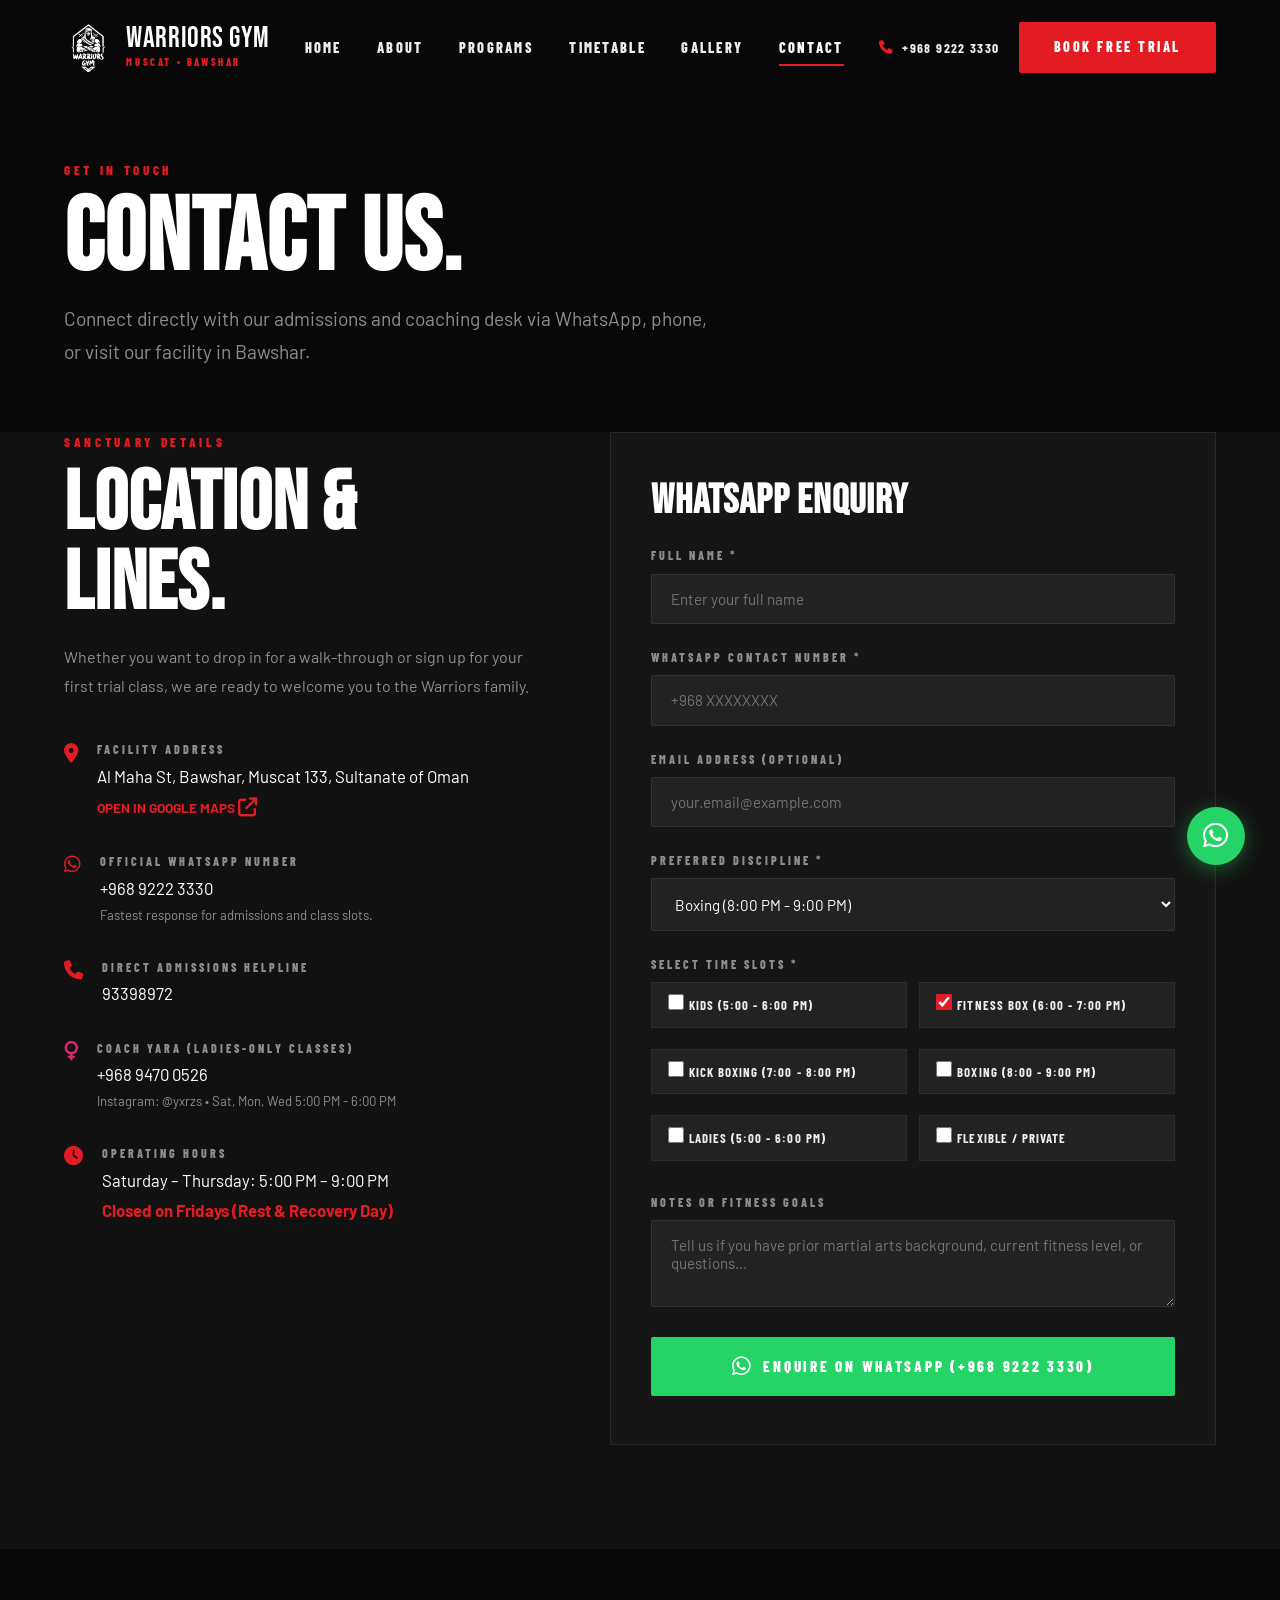
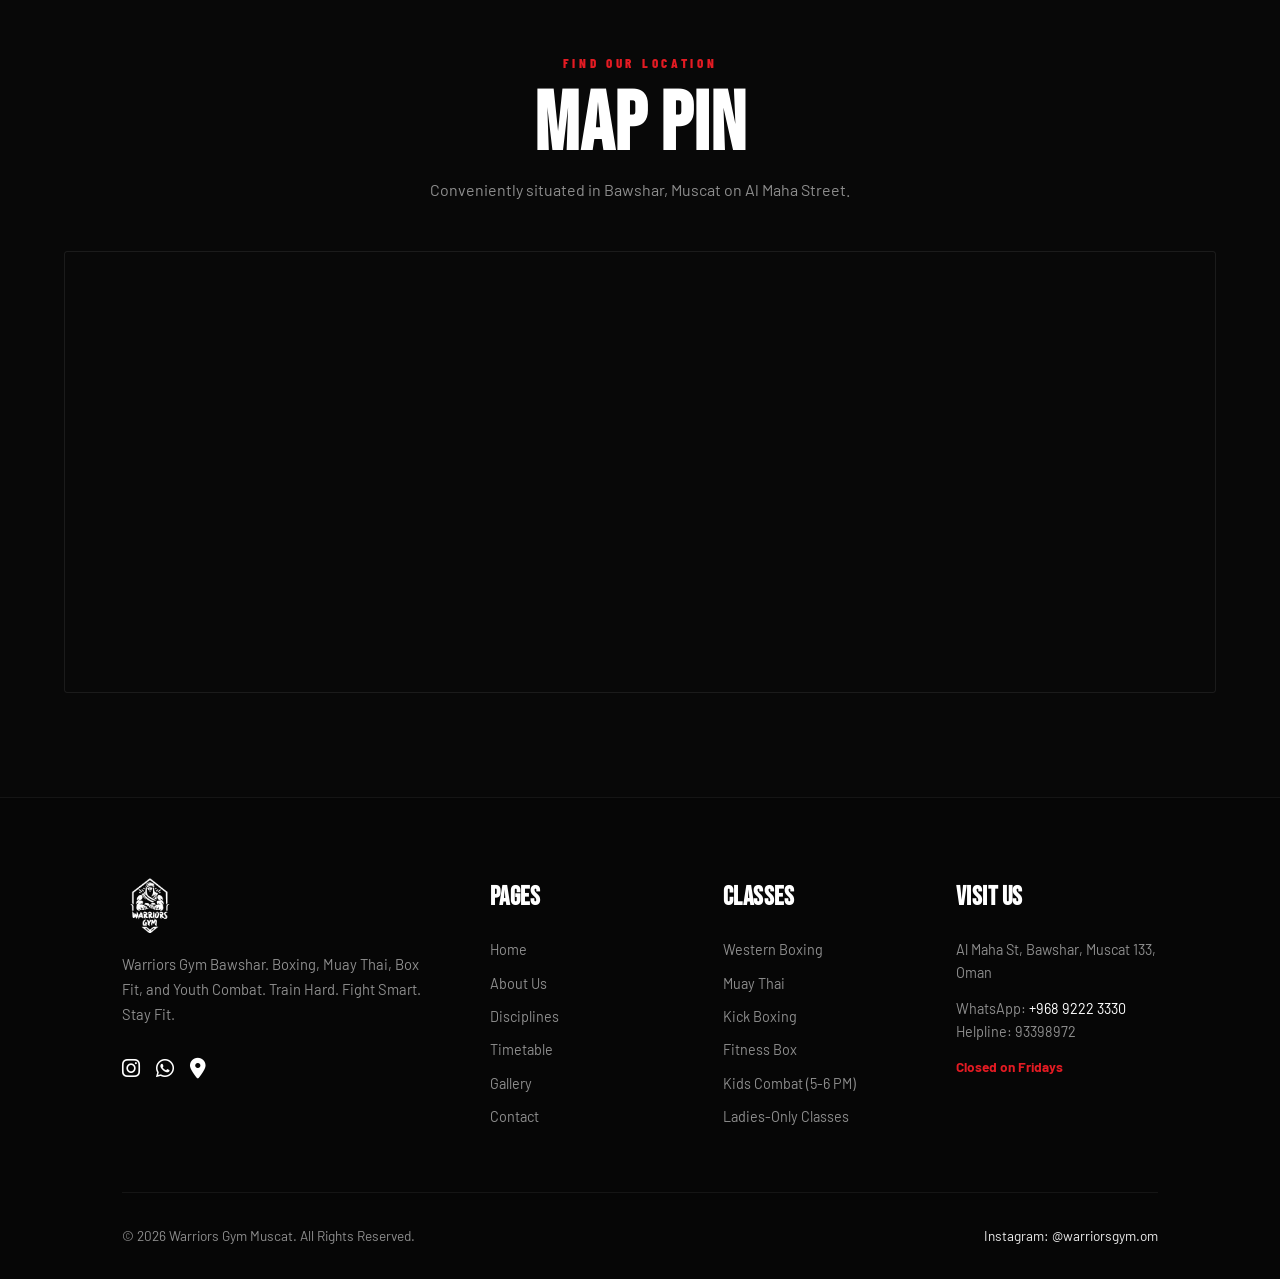
<file: contact.html>
<!DOCTYPE html>
<html lang="en">
<head>
  <meta charset="UTF-8" />
  <meta name="viewport" content="width=device-width, initial-scale=1.0, maximum-scale=5.0, viewport-fit=cover" />
  <title>Contact &amp; Location — Warriors Gym | Muscat, Bawshar</title>
  <meta name="description" content="Contact Warriors Gym in Bawshar, Muscat. WhatsApp enquiries, location address, operating hours, and membership trial bookings." />
  <link rel="stylesheet" href="https://cdnjs.cloudflare.com/ajax/libs/font-awesome/6.5.1/css/all.min.css" />
  <link rel="stylesheet" href="css/style.css" />
</head>
<body class="sec-black">

  <!-- Navbar -->
  <header class="navbar">
    <a href="index.html" class="nav-brand">
      <img src="logo.png" alt="Warriors Gym" class="nav-logo-img" />
      <div>
        <div class="nav-brand-title">WARRIORS GYM</div>
        <div class="nav-brand-sub">MUSCAT • BAWSHAR</div>
      </div>
    </a>

    <nav class="nav-links">
      <a href="index.html">HOME</a>
      <a href="about.html">ABOUT</a>
      <a href="programs.html">PROGRAMS</a>
      <a href="schedule.html">TIMETABLE</a>
      <a href="gallery.html">GALLERY</a>
      <a href="contact.html" class="active">CONTACT</a>
    </nav>

    <div class="nav-actions">
      <a href="https://wa.me/96892223330" target="_blank" rel="noopener" class="nav-phone-link">
        <i class="fa-solid fa-phone" style="color: var(--red);"></i> +968 9222 3330
      </a>
      <a href="contact.html" class="btn btn-red">BOOK FREE TRIAL</a>
    </div>

    <div class="hamburger" aria-label="Toggle Navigation">
      <span></span>
      <span></span>
      <span></span>
    </div>
  </header>

  <!-- Mobile Overlay -->
  <div class="mobile-overlay">
    <a href="index.html">HOME</a>
    <a href="about.html">ABOUT</a>
    <a href="programs.html">PROGRAMS</a>
    <a href="schedule.html">TIMETABLE</a>
    <a href="gallery.html">GALLERY</a>
    <a href="contact.html" class="active">CONTACT</a>
  </div>

  <!-- Inner Hero -->
  <section class="sec-pad sec-black" style="padding-top: 10rem; padding-bottom: 4rem;">
    <div class="container">
      <span class="label-eyebrow">GET IN TOUCH</span>
      <h1 class="heading-hero" style="font-size: clamp(3.5rem, 8vw, 7rem);">CONTACT US.</h1>
      <p style="font-size: 1.2rem; color: var(--text-muted); max-width: 650px; margin-top: 1rem; line-height: 1.7;">
        Connect directly with our admissions and coaching desk via WhatsApp, phone, or visit our facility in Bawshar.
      </p>
    </div>
  </section>

  <!-- Contact Form & Info Grid -->
  <section class="sec-pad sec-dark-1" style="padding-top: 0;">
    <div class="container">
      <div class="contact-grid">
        <div class="contact-info-col">
          <span class="label-eyebrow">SANCTUARY DETAILS</span>
          <h2 class="heading-section" style="margin-bottom: 1.2rem;">LOCATION &amp; LINES.</h2>
          <p style="color: var(--text-muted); line-height: 1.8; margin-bottom: 2.5rem;">
            Whether you want to drop in for a walk-through or sign up for your first trial class, we are ready to welcome you to the Warriors family.
          </p>

          <div class="contact-item-row">
            <i class="fa-solid fa-location-dot"></i>
            <div>
              <h5>FACILITY ADDRESS</h5>
              <p>Al Maha St, Bawshar, Muscat 133, Sultanate of Oman</p>
              <a href="https://www.google.com/maps?q=Warriors+Gym,+Al+Maha+St,+Muscat+133" target="_blank" rel="noopener" style="color: var(--red); font-size: 0.85rem; font-weight: 700; text-transform: uppercase; display: inline-block; margin-top: 0.3rem;">
                Open in Google Maps <i class="fa-solid fa-arrow-up-right-from-square"></i>
              </a>
            </div>
          </div>

          <div class="contact-item-row">
            <i class="fa-brands fa-whatsapp"></i>
            <div>
              <h5>OFFICIAL WHATSAPP NUMBER</h5>
              <p><a href="https://wa.me/96892223330" target="_blank">+968 9222 3330</a></p>
              <p style="font-size: 0.82rem; color: var(--text-muted); margin-top: 0.2rem;">Fastest response for admissions and class slots.</p>
            </div>
          </div>

          <div class="contact-item-row">
            <i class="fa-solid fa-phone"></i>
            <div>
              <h5>DIRECT ADMISSIONS HELPLINE</h5>
              <p><a href="tel:93398972">93398972</a></p>
            </div>
          </div>

          <div class="contact-item-row">
            <i class="fa-solid fa-venus" style="color: #E02475;"></i>
            <div>
              <h5>COACH YARA (LADIES-ONLY CLASSES)</h5>
              <p><a href="https://wa.me/96894700526" target="_blank">+968 9470 0526</a></p>
              <p style="font-size: 0.82rem; color: var(--text-muted); margin-top: 0.2rem;">Instagram: @yxrzs • Sat, Mon, Wed 5:00 PM - 6:00 PM</p>
            </div>
          </div>

          <div class="contact-item-row">
            <i class="fa-solid fa-clock"></i>
            <div>
              <h5>OPERATING HOURS</h5>
              <p>Saturday – Thursday: 5:00 PM – 9:00 PM</p>
              <p style="color: var(--red); font-weight: 700; margin-top: 0.2rem;">Closed on Fridays (Rest &amp; Recovery Day)</p>
            </div>
          </div>
        </div>

        <div class="enquiry-box">
          <h3 class="heading-card" style="margin-bottom: 1.5rem;">WHATSAPP ENQUIRY</h3>
          <form id="whatsappEnquiryForm">
            <div class="form-group">
              <label for="clientName">Full Name *</label>
              <input type="text" id="clientName" placeholder="Enter your full name" required />
            </div>

            <div class="form-group">
              <label for="clientPhone">WhatsApp Contact Number *</label>
              <input type="tel" id="clientPhone" placeholder="+968 XXXXXXXX" required />
            </div>

            <div class="form-group">
              <label for="clientEmail">Email Address (Optional)</label>
              <input type="email" id="clientEmail" placeholder="your.email@example.com" />
            </div>

            <div class="form-group">
              <label for="clientProgram">Preferred Discipline *</label>
              <select id="clientProgram" required>
                <option value="Boxing (8:00 PM - 9:00 PM)">Boxing (8:00 PM - 9:00 PM)</option>
                <option value="Kick Boxing (7:00 PM - 8:00 PM)">Kick Boxing (7:00 PM - 8:00 PM)</option>
                <option value="Fitness Box (6:00 PM - 7:00 PM)">Fitness Box / Box Fit (6:00 PM - 7:00 PM)</option>
                <option value="Kids Combat (5:00 PM - 6:00 PM)">Kids Combat (5:00 PM - 6:00 PM)</option>
                <option value="Ladies-Only Class with Coach Yara">Ladies-Only with Coach Yara (Sat, Mon, Wed 5PM-6PM)</option>
                <option value="Muay Thai Training">Muay Thai Training</option>
                <option value="Pro Fighter Camp Preparation">Pro Fighter Camp Preparation</option>
              </select>
            </div>

            <div class="form-group">
              <label>Select Time Slots *</label>
              <div class="slots-grid">
                <label class="slot-check">
                  <input type="checkbox" name="timeSlot" value="Kids 5PM-6PM" />
                  <span>Kids (5:00 - 6:00 PM)</span>
                </label>
                <label class="slot-check">
                  <input type="checkbox" name="timeSlot" value="Fitness Box 6PM-7PM" checked />
                  <span>Fitness Box (6:00 - 7:00 PM)</span>
                </label>
                <label class="slot-check">
                  <input type="checkbox" name="timeSlot" value="Kick Boxing 7PM-8PM" />
                  <span>Kick Boxing (7:00 - 8:00 PM)</span>
                </label>
                <label class="slot-check">
                  <input type="checkbox" name="timeSlot" value="Boxing 8PM-9PM" />
                  <span>Boxing (8:00 - 9:00 PM)</span>
                </label>
                <label class="slot-check">
                  <input type="checkbox" name="timeSlot" value="Ladies Only 5PM-6PM" />
                  <span>Ladies (5:00 - 6:00 PM)</span>
                </label>
                <label class="slot-check">
                  <input type="checkbox" name="timeSlot" value="Flexible / Private Slot" />
                  <span>Flexible / Private</span>
                </label>
              </div>
            </div>

            <div class="form-group">
              <label for="clientNotes">Notes or Fitness Goals</label>
              <textarea id="clientNotes" rows="3" placeholder="Tell us if you have prior martial arts background, current fitness level, or questions..."></textarea>
            </div>

            <button type="submit" class="btn btn-wa" style="width: 100%; padding: 1.15rem; font-size: 0.95rem;">
              <i class="fa-brands fa-whatsapp" style="font-size: 1.35rem;"></i> ENQUIRE ON WHATSAPP (+968 9222 3330)
            </button>
          </form>
        </div>
      </div>
    </div>
  </section>

  <!-- Interactive Google Maps Location -->
  <section class="sec-pad sec-black">
    <div class="container">
      <div style="text-align: center; max-width: 600px; margin: 0 auto 3rem;">
        <span class="label-eyebrow" style="justify-content: center;">FIND OUR LOCATION</span>
        <h2 class="heading-section">MAP PIN</h2>
        <p style="color: var(--text-muted); margin-top: 0.8rem;">
          Conveniently situated in Bawshar, Muscat on Al Maha Street.
        </p>
      </div>

      <div style="border: 1px solid var(--border-dark); border-radius: 3px; overflow: hidden;">
        <iframe
          src="https://www.google.com/maps/embed?pb=!1m18!1m12!1m3!1d3656.764491745791!2d58.3976695!3d23.5768846!2m3!1f0!2f0!3f0!3m2!1i1024!2i768!4f13.1!3m3!1m2!1s0x3e91ffbe580b8563%3A0x64046f76660b2898!2sWarriors%20Gym!5e0!3m2!1sen!2som!4v1715600000000!5m2!1sen!2som"
          width="100%"
          height="440"
          style="border:0; display: block; filter: invert(90%) hue-rotate(180deg) contrast(1.1);"
          allowfullscreen=""
          loading="lazy"
          title="Warriors Gym Location">
        </iframe>
      </div>
    </div>
  </section>

  <!-- Footer -->
  <footer class="site-footer">
    <div class="container">
      <div class="footer-grid">
        <div class="footer-brand">
          <img src="logo.png" alt="Warriors Gym" class="footer-logo-img" />
          <p>
            Warriors Gym Bawshar. Boxing, Muay Thai, Box Fit, and Youth Combat. Train Hard. Fight Smart. Stay Fit.
          </p>
          <div style="display: flex; gap: 1rem; margin-top: 1.5rem;">
            <a href="https://www.instagram.com/warriorsgym.om?igsh=aHEzYzA1bW84bmli" target="_blank" rel="noopener" style="font-size: 1.3rem;"><i class="fa-brands fa-instagram"></i></a>
            <a href="https://wa.me/96892223330" target="_blank" rel="noopener" style="font-size: 1.3rem;"><i class="fa-brands fa-whatsapp"></i></a>
            <a href="https://www.google.com/maps?q=Warriors+Gym,+Al+Maha+St,+Muscat+133" target="_blank" rel="noopener" style="font-size: 1.3rem;"><i class="fa-solid fa-location-dot"></i></a>
          </div>
        </div>

        <div>
          <h4 class="footer-title">PAGES</h4>
          <div class="footer-links">
            <a href="index.html">Home</a>
            <a href="about.html">About Us</a>
            <a href="programs.html">Disciplines</a>
            <a href="schedule.html">Timetable</a>
            <a href="gallery.html">Gallery</a>
            <a href="contact.html">Contact</a>
          </div>
        </div>

        <div>
          <h4 class="footer-title">CLASSES</h4>
          <div class="footer-links">
            <a href="programs.html">Western Boxing</a>
            <a href="programs.html">Muay Thai</a>
            <a href="programs.html">Kick Boxing</a>
            <a href="programs.html">Fitness Box</a>
            <a href="programs.html">Kids Combat (5-6 PM)</a>
            <a href="programs.html">Ladies-Only Classes</a>
          </div>
        </div>

        <div>
          <h4 class="footer-title">VISIT US</h4>
          <p style="font-size: 0.9rem; color: var(--text-muted); line-height: 1.6; margin-bottom: 0.8rem;">
            Al Maha St, Bawshar, Muscat 133, Oman
          </p>
          <p style="font-size: 0.9rem; color: var(--text-muted); line-height: 1.6; margin-bottom: 0.8rem;">
            WhatsApp: <a href="https://wa.me/96892223330" target="_blank" style="color: var(--white);">+968 9222 3330</a><br>
            Helpline: 93398972
          </p>
          <p style="font-size: 0.85rem; color: var(--red); font-weight: 700;">
            Closed on Fridays
          </p>
        </div>
      </div>

      <div class="footer-bottom">
        <p>&copy; 2026 Warriors Gym Muscat. All Rights Reserved.</p>
        <p><a href="https://www.instagram.com/warriorsgym.om?igsh=aHEzYzA1bW84bmli" target="_blank">Instagram: @warriorsgym.om</a></p>
      </div>
    </div>
  </footer>

  <a href="https://wa.me/96892223330" target="_blank" rel="noopener" class="wa-float-btn" aria-label="Chat on WhatsApp">
    <i class="fa-brands fa-whatsapp"></i>
  </a>

  <script src="js/main.js"></script>
</body>
</html>
</file>
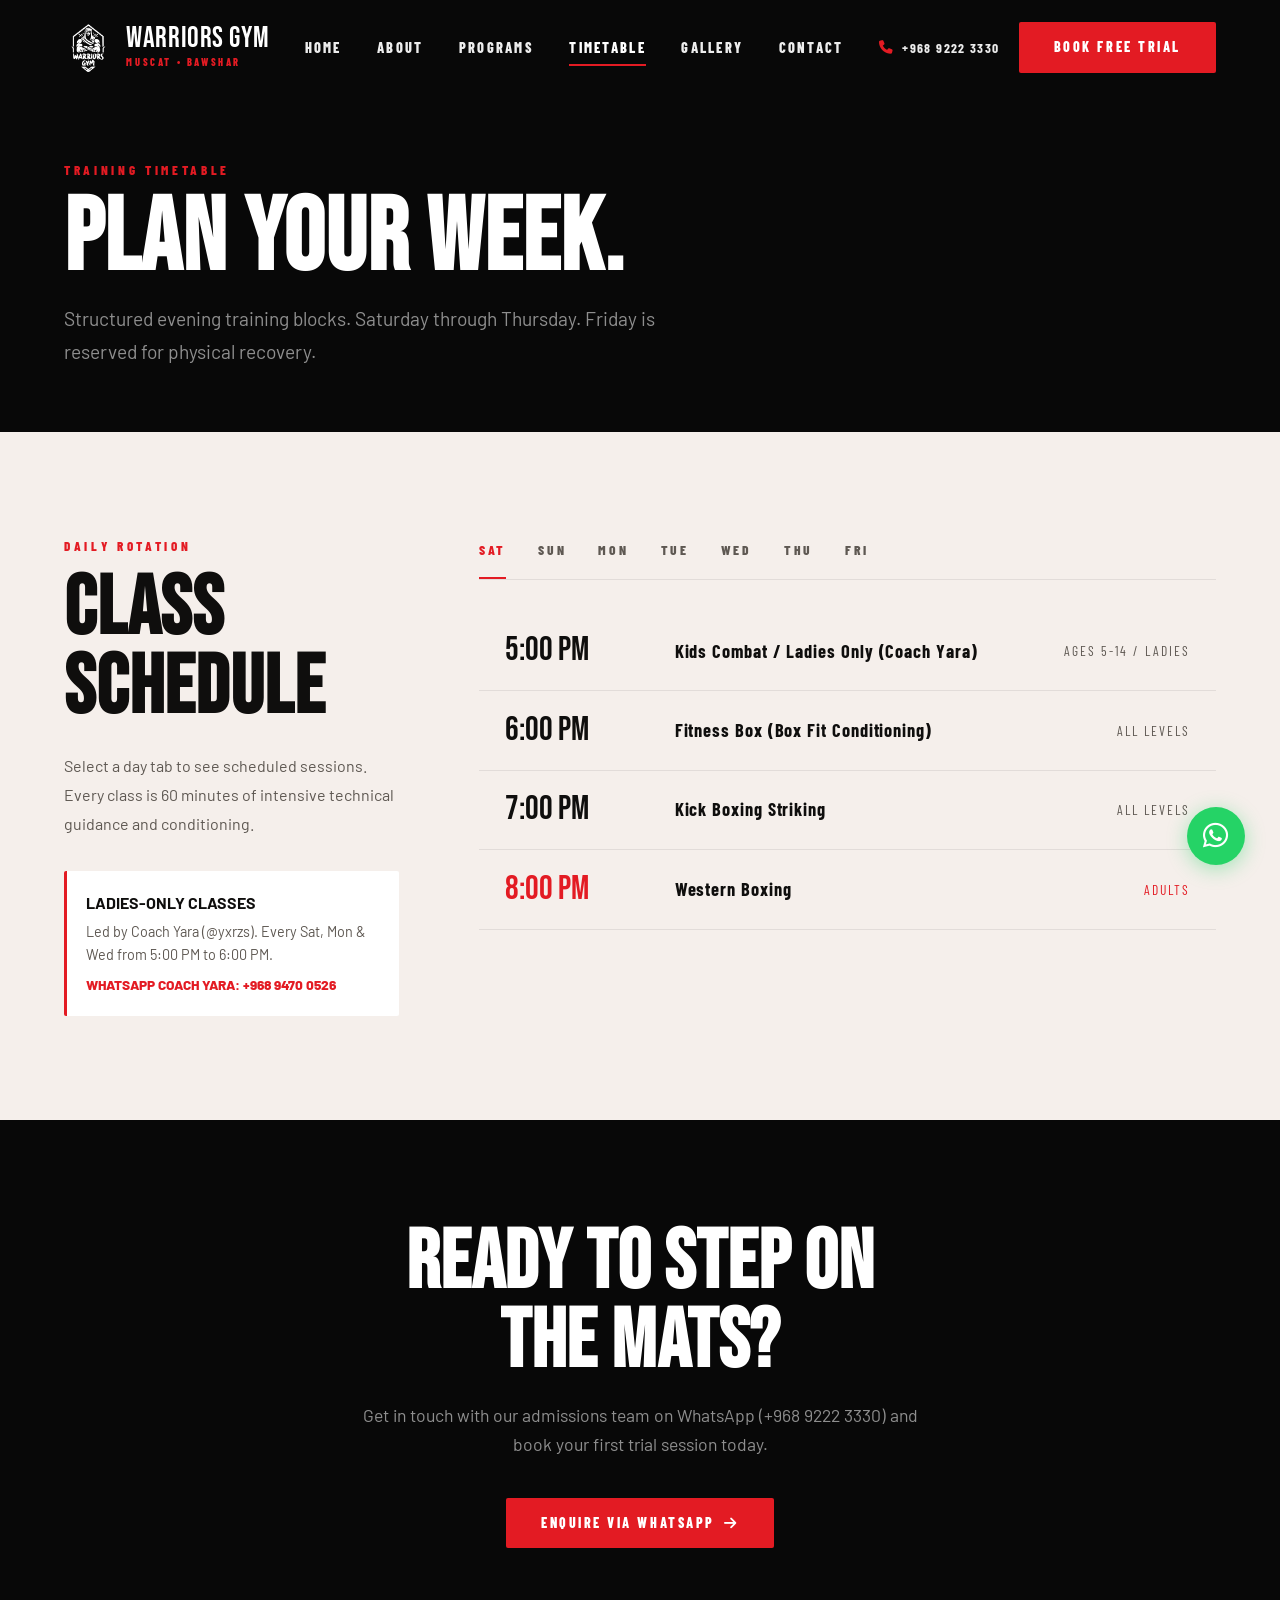
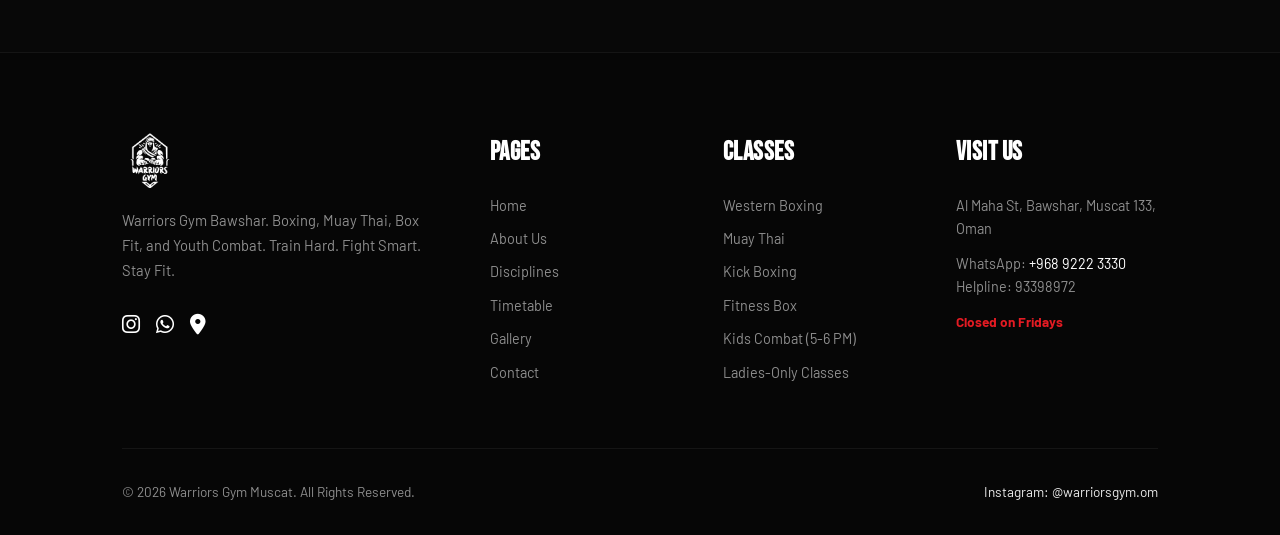
<file: schedule.html>
<!DOCTYPE html>
<html lang="en">
<head>
  <meta charset="UTF-8" />
  <meta name="viewport" content="width=device-width, initial-scale=1.0, maximum-scale=5.0, viewport-fit=cover" />
  <title>Timetable &amp; Schedule — Warriors Gym | Muscat, Bawshar</title>
  <meta name="description" content="Official schedule for Warriors Gym in Bawshar, Muscat. Evening classes from 5 PM to 9 PM Saturday to Thursday. Closed on Fridays." />
  <link rel="stylesheet" href="https://cdnjs.cloudflare.com/ajax/libs/font-awesome/6.5.1/css/all.min.css" />
  <link rel="stylesheet" href="css/style.css" />
</head>
<body class="sec-black">

  <!-- Navbar -->
  <header class="navbar">
    <a href="index.html" class="nav-brand">
      <img src="logo.png" alt="Warriors Gym" class="nav-logo-img" />
      <div>
        <div class="nav-brand-title">WARRIORS GYM</div>
        <div class="nav-brand-sub">MUSCAT • BAWSHAR</div>
      </div>
    </a>

    <nav class="nav-links">
      <a href="index.html">HOME</a>
      <a href="about.html">ABOUT</a>
      <a href="programs.html">PROGRAMS</a>
      <a href="schedule.html" class="active">TIMETABLE</a>
      <a href="gallery.html">GALLERY</a>
      <a href="contact.html">CONTACT</a>
    </nav>

    <div class="nav-actions">
      <a href="https://wa.me/96892223330" target="_blank" rel="noopener" class="nav-phone-link">
        <i class="fa-solid fa-phone" style="color: var(--red);"></i> +968 9222 3330
      </a>
      <a href="contact.html" class="btn btn-red">BOOK FREE TRIAL</a>
    </div>

    <div class="hamburger" aria-label="Toggle Navigation">
      <span></span>
      <span></span>
      <span></span>
    </div>
  </header>

  <!-- Mobile Overlay -->
  <div class="mobile-overlay">
    <a href="index.html">HOME</a>
    <a href="about.html">ABOUT</a>
    <a href="programs.html">PROGRAMS</a>
    <a href="schedule.html" class="active">TIMETABLE</a>
    <a href="gallery.html">GALLERY</a>
    <a href="contact.html">CONTACT</a>
  </div>

  <!-- Inner Hero -->
  <section class="sec-pad sec-black" style="padding-top: 10rem; padding-bottom: 4rem;">
    <div class="container">
      <span class="label-eyebrow">TRAINING TIMETABLE</span>
      <h1 class="heading-hero" style="font-size: clamp(3.5rem, 8vw, 7rem);">PLAN YOUR WEEK.</h1>
      <p style="font-size: 1.2rem; color: var(--text-muted); max-width: 650px; margin-top: 1rem; line-height: 1.7;">
        Structured evening training blocks. Saturday through Thursday. Friday is reserved for physical recovery.
      </p>
    </div>
  </section>

  <!-- Interactive Day Timetable (Reference Style: Screenshot 3) -->
  <section class="sec-pad sec-offwhite on-light">
    <div class="container">
      <div class="plan-week-wrap">
        <div class="plan-week-left">
          <span class="label-eyebrow">DAILY ROTATION</span>
          <h2 class="heading-section">CLASS SCHEDULE</h2>
          <p style="margin-top: 1.5rem; line-height: 1.8;">
            Select a day tab to see scheduled sessions. Every class is 60 minutes of intensive technical guidance and conditioning.
          </p>
          <div style="background: #fff; border-left: 3px solid var(--red); padding: 1.2rem; margin-top: 2rem; border-radius: 2px;">
            <p style="font-weight: 700; color: var(--text-dark); margin-bottom: 0.3rem;">LADIES-ONLY CLASSES</p>
            <p style="font-size: 0.9rem; color: var(--text-dark-muted);">Led by Coach Yara (@yxrzs). Every Sat, Mon &amp; Wed from 5:00 PM to 6:00 PM.</p>
            <a href="https://wa.me/96894700526" target="_blank" style="color: var(--red); font-size: 0.85rem; font-weight: 800; display: inline-block; margin-top: 0.5rem;">
              WHATSAPP COACH YARA: +968 9470 0526
            </a>
          </div>
        </div>

        <div class="plan-week-right">
          <!-- Day Tabs -->
          <div class="day-tabs-nav">
            <button class="day-tab-btn active" data-day="SAT">SAT</button>
            <button class="day-tab-btn" data-day="SUN">SUN</button>
            <button class="day-tab-btn" data-day="MON">MON</button>
            <button class="day-tab-btn" data-day="TUE">TUE</button>
            <button class="day-tab-btn" data-day="WED">WED</button>
            <button class="day-tab-btn" data-day="THU">THU</button>
            <button class="day-tab-btn" data-day="FRI">FRI</button>
          </div>

          <!-- Saturday -->
          <div class="schedule-rows-list schedule-day-content" data-day="SAT">
            <div class="sched-row">
              <div class="sched-time-title">
                <span class="sched-time">5:00 PM</span>
                <span class="sched-title">Kids Combat / Ladies Only (Coach Yara)</span>
              </div>
              <span class="sched-target">Ages 5-14 / Ladies</span>
            </div>
            <div class="sched-row">
              <div class="sched-time-title">
                <span class="sched-time">6:00 PM</span>
                <span class="sched-title">Fitness Box (Box Fit Conditioning)</span>
              </div>
              <span class="sched-target">All Levels</span>
            </div>
            <div class="sched-row">
              <div class="sched-time-title">
                <span class="sched-time">7:00 PM</span>
                <span class="sched-title">Kick Boxing Striking</span>
              </div>
              <span class="sched-target">All Levels</span>
            </div>
            <div class="sched-row highlight-slot">
              <div class="sched-time-title">
                <span class="sched-time">8:00 PM</span>
                <span class="sched-title">Western Boxing</span>
              </div>
              <span class="sched-target" style="color: var(--red);">Adults</span>
            </div>
          </div>

          <!-- Sunday -->
          <div class="schedule-rows-list schedule-day-content" data-day="SUN" style="display: none;">
            <div class="sched-row">
              <div class="sched-time-title">
                <span class="sched-time">5:00 PM</span>
                <span class="sched-title">Kids Combat</span>
              </div>
              <span class="sched-target">Ages 5-14</span>
            </div>
            <div class="sched-row">
              <div class="sched-time-title">
                <span class="sched-time">6:00 PM</span>
                <span class="sched-title">Fitness Box</span>
              </div>
              <span class="sched-target">Conditioning</span>
            </div>
            <div class="sched-row">
              <div class="sched-time-title">
                <span class="sched-time">7:00 PM</span>
                <span class="sched-title">Kick Boxing</span>
              </div>
              <span class="sched-target">All Levels</span>
            </div>
            <div class="sched-row highlight-slot">
              <div class="sched-time-title">
                <span class="sched-time">8:00 PM</span>
                <span class="sched-title">Western Boxing</span>
              </div>
              <span class="sched-target" style="color: var(--red);">Adults</span>
            </div>
          </div>

          <!-- Monday -->
          <div class="schedule-rows-list schedule-day-content" data-day="MON" style="display: none;">
            <div class="sched-row">
              <div class="sched-time-title">
                <span class="sched-time">5:00 PM</span>
                <span class="sched-title">Kids Combat / Ladies Only (Coach Yara)</span>
              </div>
              <span class="sched-target">Ages 5-14 / Ladies</span>
            </div>
            <div class="sched-row">
              <div class="sched-time-title">
                <span class="sched-time">6:00 PM</span>
                <span class="sched-title">Fitness Box</span>
              </div>
              <span class="sched-target">All Levels</span>
            </div>
            <div class="sched-row">
              <div class="sched-time-title">
                <span class="sched-time">7:00 PM</span>
                <span class="sched-title">Kick Boxing</span>
              </div>
              <span class="sched-target">All Levels</span>
            </div>
            <div class="sched-row highlight-slot">
              <div class="sched-time-title">
                <span class="sched-time">8:00 PM</span>
                <span class="sched-title">Boxing &amp; Sparring Drills</span>
              </div>
              <span class="sched-target" style="color: var(--red);">Adults</span>
            </div>
          </div>

          <!-- Tuesday -->
          <div class="schedule-rows-list schedule-day-content" data-day="TUE" style="display: none;">
            <div class="sched-row">
              <div class="sched-time-title">
                <span class="sched-time">5:00 PM</span>
                <span class="sched-title">Kids Combat</span>
              </div>
              <span class="sched-target">Ages 5-14</span>
            </div>
            <div class="sched-row">
              <div class="sched-time-title">
                <span class="sched-time">6:00 PM</span>
                <span class="sched-title">Fitness Box</span>
              </div>
              <span class="sched-target">Conditioning</span>
            </div>
            <div class="sched-row">
              <div class="sched-time-title">
                <span class="sched-time">7:00 PM</span>
                <span class="sched-title">Kick Boxing</span>
              </div>
              <span class="sched-target">All Levels</span>
            </div>
            <div class="sched-row highlight-slot">
              <div class="sched-time-title">
                <span class="sched-time">8:00 PM</span>
                <span class="sched-title">Western Boxing</span>
              </div>
              <span class="sched-target" style="color: var(--red);">Adults</span>
            </div>
          </div>

          <!-- Wednesday -->
          <div class="schedule-rows-list schedule-day-content" data-day="WED" style="display: none;">
            <div class="sched-row">
              <div class="sched-time-title">
                <span class="sched-time">5:00 PM</span>
                <span class="sched-title">Kids Combat / Ladies Only (Coach Yara)</span>
              </div>
              <span class="sched-target">Ages 5-14 / Ladies</span>
            </div>
            <div class="sched-row">
              <div class="sched-time-title">
                <span class="sched-time">6:00 PM</span>
                <span class="sched-title">Fitness Box</span>
              </div>
              <span class="sched-target">All Levels</span>
            </div>
            <div class="sched-row">
              <div class="sched-time-title">
                <span class="sched-time">7:00 PM</span>
                <span class="sched-title">Kick Boxing</span>
              </div>
              <span class="sched-target">All Levels</span>
            </div>
            <div class="sched-row highlight-slot">
              <div class="sched-time-title">
                <span class="sched-time">8:00 PM</span>
                <span class="sched-title">Western Boxing</span>
              </div>
              <span class="sched-target" style="color: var(--red);">Adults</span>
            </div>
          </div>

          <!-- Thursday -->
          <div class="schedule-rows-list schedule-day-content" data-day="THU" style="display: none;">
            <div class="sched-row">
              <div class="sched-time-title">
                <span class="sched-time">5:00 PM</span>
                <span class="sched-title">Kids Combat</span>
              </div>
              <span class="sched-target">Ages 5-14</span>
            </div>
            <div class="sched-row">
              <div class="sched-time-title">
                <span class="sched-time">6:00 PM</span>
                <span class="sched-title">Fitness Box</span>
              </div>
              <span class="sched-target">Conditioning</span>
            </div>
            <div class="sched-row">
              <div class="sched-time-title">
                <span class="sched-time">7:00 PM</span>
                <span class="sched-title">Kick Boxing</span>
              </div>
              <span class="sched-target">All Levels</span>
            </div>
            <div class="sched-row highlight-slot">
              <div class="sched-time-title">
                <span class="sched-time">8:00 PM</span>
                <span class="sched-title">Western Boxing</span>
              </div>
              <span class="sched-target" style="color: var(--red);">Adults</span>
            </div>
          </div>

          <!-- Friday -->
          <div class="schedule-rows-list schedule-day-content" data-day="FRI" style="display: none;">
            <div class="sched-row" style="padding: 3.5rem 1.6rem; text-align: center; flex-direction: column; gap: 0.8rem;">
              <span class="sched-time" style="color: var(--red);">CLOSED ON FRIDAYS</span>
              <p style="color: var(--text-dark-muted); max-width: 480px; margin: 0 auto;">
                Official sanctuary recovery day. Physical restoration so our fighters return stronger on Saturday.
              </p>
            </div>
          </div>
        </div>
      </div>
    </div>
  </section>

  <!-- CTA Banner -->
  <section class="sec-pad sec-black" style="text-align: center;">
    <div class="container" style="max-width: 700px;">
      <h2 class="heading-section">READY TO STEP ON THE MATS?</h2>
      <p style="color: var(--text-muted); font-size: 1.1rem; margin: 1.2rem 0 2.5rem;">
        Get in touch with our admissions team on WhatsApp (+968 9222 3330) and book your first trial session today.
      </p>
      <a href="contact.html" class="btn btn-red">ENQUIRE VIA WHATSAPP <i class="fa-solid fa-arrow-right"></i></a>
    </div>
  </section>

  <!-- Footer -->
  <footer class="site-footer">
    <div class="container">
      <div class="footer-grid">
        <div class="footer-brand">
          <img src="logo.png" alt="Warriors Gym" class="footer-logo-img" />
          <p>
            Warriors Gym Bawshar. Boxing, Muay Thai, Box Fit, and Youth Combat. Train Hard. Fight Smart. Stay Fit.
          </p>
          <div style="display: flex; gap: 1rem; margin-top: 1.5rem;">
            <a href="https://www.instagram.com/warriorsgym.om?igsh=aHEzYzA1bW84bmli" target="_blank" rel="noopener" style="font-size: 1.3rem;"><i class="fa-brands fa-instagram"></i></a>
            <a href="https://wa.me/96892223330" target="_blank" rel="noopener" style="font-size: 1.3rem;"><i class="fa-brands fa-whatsapp"></i></a>
            <a href="https://www.google.com/maps?q=Warriors+Gym,+Al+Maha+St,+Muscat+133" target="_blank" rel="noopener" style="font-size: 1.3rem;"><i class="fa-solid fa-location-dot"></i></a>
          </div>
        </div>

        <div>
          <h4 class="footer-title">PAGES</h4>
          <div class="footer-links">
            <a href="index.html">Home</a>
            <a href="about.html">About Us</a>
            <a href="programs.html">Disciplines</a>
            <a href="schedule.html">Timetable</a>
            <a href="gallery.html">Gallery</a>
            <a href="contact.html">Contact</a>
          </div>
        </div>

        <div>
          <h4 class="footer-title">CLASSES</h4>
          <div class="footer-links">
            <a href="programs.html">Western Boxing</a>
            <a href="programs.html">Muay Thai</a>
            <a href="programs.html">Kick Boxing</a>
            <a href="programs.html">Fitness Box</a>
            <a href="programs.html">Kids Combat (5-6 PM)</a>
            <a href="programs.html">Ladies-Only Classes</a>
          </div>
        </div>

        <div>
          <h4 class="footer-title">VISIT US</h4>
          <p style="font-size: 0.9rem; color: var(--text-muted); line-height: 1.6; margin-bottom: 0.8rem;">
            Al Maha St, Bawshar, Muscat 133, Oman
          </p>
          <p style="font-size: 0.9rem; color: var(--text-muted); line-height: 1.6; margin-bottom: 0.8rem;">
            WhatsApp: <a href="https://wa.me/96892223330" target="_blank" style="color: var(--white);">+968 9222 3330</a><br>
            Helpline: 93398972
          </p>
          <p style="font-size: 0.85rem; color: var(--red); font-weight: 700;">
            Closed on Fridays
          </p>
        </div>
      </div>

      <div class="footer-bottom">
        <p>&copy; 2026 Warriors Gym Muscat. All Rights Reserved.</p>
        <p><a href="https://www.instagram.com/warriorsgym.om?igsh=aHEzYzA1bW84bmli" target="_blank">Instagram: @warriorsgym.om</a></p>
      </div>
    </div>
  </footer>

  <a href="https://wa.me/96892223330" target="_blank" rel="noopener" class="wa-float-btn" aria-label="Chat on WhatsApp">
    <i class="fa-brands fa-whatsapp"></i>
  </a>

  <script src="js/main.js"></script>
</body>
</html>
</file>
<file: css/style.css>
/* ============================================================
   WARRIORS GYM — Elite Combat & Fitness Facility
   Bawshar, Muscat, Oman
   Design Style: Athletic High-Performance Combat (Bold, Clean, Sharp)
   Typography: Bebas Neue (Headers) & Barlow / Barlow Condensed (Body/UI)
   ============================================================ */

@import url('https://fonts.googleapis.com/css2?family=Bebas+Neue&family=Barlow+Condensed:ital,wght@0,400;0,600;0,700;0,800;0,900;1,700&family=Barlow:wght@300;400;500;600;700&display=swap');

/* ---- CSS Custom Properties ---- */
:root {
  --black:          #080808;
  --dark-1:         #111111;
  --dark-2:         #161616;
  --dark-3:         #222222;
  --off-white:      #F5EFEB;
  --cream:          #ECE4DC;
  --red:            #E31B23;
  --red-bright:     #FF242D;
  --red-dark:       #A61016;
  --white:          #FFFFFF;
  --text-dark:      #0F0E0D;
  --text-dark-muted:#5E5852;
  --text-light:     #EDEDED;
  --text-muted:     #8E8E8E;
  --border-dark:    rgba(255, 255, 255, 0.08);
  --border-light:   rgba(0, 0, 0, 0.08);
  --wa-green:       #25D366;
  --wa-hover:       #1EBE5D;
  --shadow-red:     0 10px 30px rgba(227, 27, 35, 0.35);
  --transition:     0.45s cubic-bezier(0.25, 1, 0.3, 1);
  --font-heading:   'Bebas Neue', sans-serif;
  --font-sub:       'Barlow Condensed', sans-serif;
  --font-body:      'Barlow', sans-serif;
}

/* ---- Reset & Baseline ---- */
*, *::before, *::after {
  box-sizing: border-box;
  margin: 0;
  padding: 0;
}
html {
  scroll-behavior: smooth;
  font-size: 16px;
  background-color: var(--black);
}
body {
  font-family: var(--font-body);
  background-color: var(--black);
  color: var(--text-light);
  line-height: 1.6;
  overflow-x: hidden;
  -webkit-font-smoothing: antialiased;
}
body.menu-open {
  overflow: hidden;
}
img {
  max-width: 100%;
  height: auto;
  display: block;
}
a {
  color: inherit;
  text-decoration: none;
  transition: color 0.25s ease, background-color 0.25s ease;
}
ul {
  list-style: none;
}
button {
  cursor: pointer;
  border: none;
  background: none;
  font-family: inherit;
}

/* ============================================================
   CINEMATIC COMBAT INTRO (FIRST VISIT ONLY)
   Ultra-High Impact Combat Montage & Logo Reveal
   ============================================================ */
#combatIntro {
  position: fixed;
  inset: 0;
  z-index: 999999;
  background-color: #050505;
  overflow: hidden;
  display: flex;
  align-items: center;
  justify-content: center;
  cursor: pointer;
}
#combatIntro.dismissed {
  opacity: 0;
  visibility: hidden;
  pointer-events: none;
  transition: opacity 0.4s ease 0.3s, visibility 0.4s ease 0.3s;
}

/* Split Curtains (Cinema Shutter) */
.intro-curtain {
  position: absolute;
  left: 0; right: 0;
  background: #080808;
  z-index: 10;
  transition: transform 0.75s cubic-bezier(0.85, 0, 0.15, 1);
  pointer-events: none;
}
.intro-curtain.top {
  top: 0;
  height: 50.5%;
  border-bottom: 2px solid rgba(227, 27, 35, 0.4);
}
.intro-curtain.bottom {
  bottom: 0;
  height: 50.5%;
  border-top: 2px solid rgba(227, 27, 35, 0.4);
}
#combatIntro.opened .intro-curtain.top {
  transform: translateY(-102%);
}
#combatIntro.opened .intro-curtain.bottom {
  transform: translateY(102%);
}

/* Cinematic Slides Montage */
.intro-slide {
  position: absolute;
  inset: 0;
  z-index: 2;
  display: flex;
  align-items: center;
  justify-content: center;
  opacity: 0;
  transform: scale(1.08);
  transition: opacity 0.35s ease, transform 0.6s ease-out;
  background-size: cover;
  background-position: center;
  pointer-events: none;
}
.intro-slide::after {
  content: '';
  position: absolute;
  inset: 0;
  background: radial-gradient(circle at center, rgba(8, 8, 8, 0.5) 0%, rgba(5, 5, 5, 0.95) 85%);
}
.intro-slide.active {
  opacity: 1;
  transform: scale(1);
}
.intro-slide-text {
  position: relative;
  z-index: 3;
  font-family: var(--font-heading);
  font-size: clamp(4.5rem, 14vw, 11rem);
  line-height: 0.9;
  letter-spacing: 0.02em;
  color: var(--white);
  text-transform: uppercase;
  text-shadow: 0 0 50px rgba(0, 0, 0, 0.9), 0 0 35px rgba(227, 27, 35, 0.7);
  text-align: center;
}
.intro-slide-text span {
  color: var(--red);
}

/* Climax Impact Layer */
.intro-impact-stage {
  position: absolute;
  inset: 0;
  z-index: 5;
  display: flex;
  flex-direction: column;
  align-items: center;
  justify-content: center;
  opacity: 0;
  pointer-events: none;
  transition: opacity 0.3s ease;
}
.intro-impact-stage.active {
  opacity: 1;
}

/* Red & White Screen Flash */
.intro-flash-blast {
  position: absolute;
  inset: 0;
  background-color: #FFFFFF;
  opacity: 0;
  pointer-events: none;
  z-index: 8;
}
.intro-flash-blast.active {
  animation: introFlash 0.55s ease-out forwards;
}
@keyframes introFlash {
  0%   { opacity: 1; background: #FFFFFF; }
  25%  { opacity: 0.8; background: #E31B23; }
  100% { opacity: 0; }
}

/* Expanding Shockwave Distortion */
.intro-shockwave {
  position: absolute;
  width: 80px;
  height: 80px;
  border-radius: 50%;
  border: 4px solid var(--red);
  opacity: 0;
  pointer-events: none;
  z-index: 7;
}
.intro-shockwave.active {
  animation: shockwaveBurst 0.8s cubic-bezier(0.1, 0.8, 0.2, 1) forwards;
}
@keyframes shockwaveBurst {
  0%   { transform: scale(0.4); opacity: 1; border-width: 10px; }
  100% { transform: scale(22); opacity: 0; border-width: 1px; }
}

/* Emblem Reveal */
.intro-logo-reveal {
  position: relative;
  z-index: 9;
  display: flex;
  flex-direction: column;
  align-items: center;
  transform: scale(0.65);
  opacity: 0;
  transition: transform 0.5s cubic-bezier(0.16, 1, 0.3, 1), opacity 0.4s ease;
}
.intro-logo-reveal.active {
  transform: scale(1);
  opacity: 1;
}
.intro-logo-reveal img {
  width: 140px;
  height: auto;
  filter: drop-shadow(0 0 45px rgba(227, 27, 35, 0.85));
}
.intro-slam-title {
  font-family: var(--font-heading);
  font-size: clamp(3.2rem, 9vw, 6.5rem);
  letter-spacing: 0.05em;
  color: var(--white);
  line-height: 1;
  margin-top: 1.2rem;
  text-shadow: 0 0 35px rgba(227, 27, 35, 0.8);
}
.intro-slam-title span {
  color: var(--red);
}
.intro-slam-sub {
  font-family: var(--font-sub);
  font-size: 0.95rem;
  font-weight: 800;
  letter-spacing: 0.4em;
  color: var(--cream);
  text-transform: uppercase;
  margin-top: 0.5rem;
}

/* Skip Indicator */
.intro-skip-badge {
  position: absolute;
  bottom: 2rem;
  right: 2.5rem;
  z-index: 20;
  font-family: var(--font-sub);
  font-size: 0.75rem;
  font-weight: 800;
  letter-spacing: 0.25em;
  color: rgba(255, 255, 255, 0.5);
  text-transform: uppercase;
  border: 1px solid rgba(255, 255, 255, 0.2);
  padding: 0.45rem 1.1rem;
  border-radius: 2px;
  transition: color 0.2s ease, border-color 0.2s ease, background 0.2s ease;
  pointer-events: auto;
}
.intro-skip-badge:hover {
  color: var(--white);
  border-color: var(--red);
  background: rgba(227, 27, 35, 0.25);
}

/* ============================================================
   TYPOGRAPHY
   ============================================================ */
.heading-hero {
  font-family: var(--font-heading);
  font-size: clamp(3.8rem, 10vw, 8.5rem);
  line-height: 0.92;
  letter-spacing: 0.01em;
  text-transform: uppercase;
  color: var(--white);
}
.heading-section {
  font-family: var(--font-heading);
  font-size: clamp(2.8rem, 6.5vw, 5.5rem);
  line-height: 0.95;
  letter-spacing: 0.01em;
  text-transform: uppercase;
  color: inherit;
}
.heading-card {
  font-family: var(--font-heading);
  font-size: clamp(1.8rem, 3.2vw, 2.6rem);
  line-height: 1;
  letter-spacing: 0.02em;
  text-transform: uppercase;
  color: inherit;
}
.label-eyebrow {
  font-family: var(--font-sub);
  font-size: 0.82rem;
  font-weight: 800;
  letter-spacing: 0.28em;
  text-transform: uppercase;
  color: var(--red);
  display: block;
  margin-bottom: 0.75rem;
}

/* ============================================================
   CONTAINER & SECTION SKINS
   ============================================================ */
.container {
  width: 100%;
  max-width: 1320px;
  margin: 0 auto;
  padding: 0 5%;
}
.container-fluid {
  width: 100%;
  max-width: 1600px;
  margin: 0 auto;
  padding: 0 4%;
}
.sec-pad {
  padding: 6.5rem 0;
  position: relative;
}
.sec-pad-sm {
  padding: 4rem 0;
  position: relative;
}
.sec-black {
  background-color: var(--black);
  color: var(--white);
}
.sec-dark-1 {
  background-color: var(--dark-1);
  color: var(--white);
}
.sec-offwhite {
  background-color: var(--off-white);
  color: var(--text-dark);
}
.sec-cream {
  background-color: var(--cream);
  color: var(--text-dark);
}

.on-light {
  color: var(--text-dark);
}
.on-light p {
  color: var(--text-dark-muted);
}
.on-light .label-eyebrow {
  color: var(--red);
}

/* ============================================================
   NAVBAR
   ============================================================ */
.navbar {
  position: fixed;
  top: 0; left: 0; right: 0;
  z-index: 1000;
  padding: 1.4rem 5%;
  display: flex;
  align-items: center;
  justify-content: space-between;
  transition: padding 0.3s ease, background-color 0.3s ease, border-color 0.3s ease;
  border-bottom: 1px solid transparent;
}
.navbar.scrolled {
  background-color: rgba(8, 8, 8, 0.96);
  backdrop-filter: blur(12px);
  padding: 0.9rem 5%;
  border-bottom: 1px solid rgba(255, 255, 255, 0.08);
}
.nav-brand {
  display: flex;
  align-items: center;
  gap: 0.9rem;
}
.nav-logo-img {
  height: 48px;
  width: auto;
}
.nav-brand-title {
  font-family: var(--font-heading);
  font-size: 1.8rem;
  line-height: 1;
  letter-spacing: 0.02em;
  color: var(--white);
}
.nav-brand-sub {
  font-family: var(--font-sub);
  font-size: 0.65rem;
  font-weight: 800;
  letter-spacing: 0.25em;
  text-transform: uppercase;
  color: var(--red);
}

.nav-links {
  display: flex;
  align-items: center;
  gap: 2.2rem;
}
.nav-links a {
  font-family: var(--font-sub);
  font-size: 0.9rem;
  font-weight: 800;
  letter-spacing: 0.16em;
  text-transform: uppercase;
  color: var(--text-light);
  position: relative;
  padding: 0.4rem 0;
}
.nav-links a::after {
  content: '';
  position: absolute;
  left: 0; bottom: 0;
  width: 0; height: 2px;
  background-color: var(--red);
  transition: width 0.3s ease;
}
.nav-links a:hover,
.nav-links a.active {
  color: var(--white);
}
.nav-links a:hover::after,
.nav-links a.active::after {
  width: 100%;
}

.nav-actions {
  display: flex;
  align-items: center;
  gap: 1.2rem;
}
.nav-phone-link {
  font-family: var(--font-sub);
  font-size: 0.85rem;
  font-weight: 700;
  letter-spacing: 0.1em;
  color: var(--text-light);
  display: flex;
  align-items: center;
  gap: 0.5rem;
}
.nav-phone-link:hover {
  color: var(--red);
}

.hamburger {
  display: none;
  flex-direction: column;
  gap: 5px;
  cursor: pointer;
  z-index: 1001;
}
.hamburger span {
  display: block;
  width: 28px;
  height: 2px;
  background-color: var(--white);
  transition: transform 0.3s ease, opacity 0.3s ease;
}
.hamburger.open span:nth-child(1) { transform: translateY(7px) rotate(45deg); }
.hamburger.open span:nth-child(2) { opacity: 0; }
.hamburger.open span:nth-child(3) { transform: translateY(-7px) rotate(-45deg); }

.mobile-overlay {
  position: fixed;
  inset: 0;
  background-color: var(--black);
  z-index: 999;
  display: flex;
  flex-direction: column;
  justify-content: center;
  align-items: center;
  padding: 3rem 2rem;
  transform: translateX(100%);
  transition: transform 0.45s cubic-bezier(0.77, 0, 0.175, 1);
}
.mobile-overlay.open {
  transform: translateX(0);
}
.mobile-overlay a {
  font-family: var(--font-heading);
  font-size: clamp(2.5rem, 8vw, 4.2rem);
  color: var(--white);
  letter-spacing: 0.04em;
  margin: 0.6rem 0;
}
.mobile-overlay a:hover,
.mobile-overlay a.active {
  color: var(--red);
}

/* ============================================================
   BUTTONS
   ============================================================ */
.btn {
  display: inline-flex;
  align-items: center;
  justify-content: center;
  gap: 0.6rem;
  font-family: var(--font-sub);
  font-weight: 800;
  font-size: 0.88rem;
  letter-spacing: 0.18em;
  text-transform: uppercase;
  padding: 0.88rem 2.2rem;
  border-radius: 2px;
  transition: transform 0.25s ease, background-color 0.25s ease, box-shadow 0.25s ease;
  cursor: pointer;
}
.btn-red {
  background-color: var(--red);
  color: var(--white);
}
.btn-red:hover {
  background-color: var(--red-bright);
  transform: translateY(-2px);
  box-shadow: var(--shadow-red);
}
.btn-outline-white {
  background-color: transparent;
  color: var(--white);
  border: 1.5px solid rgba(255, 255, 255, 0.4);
}
.btn-outline-white:hover {
  border-color: var(--white);
  background-color: var(--white);
  color: var(--black);
}
.btn-outline-dark {
  background-color: transparent;
  color: var(--text-dark);
  border: 1.5px solid rgba(0, 0, 0, 0.35);
}
.btn-outline-dark:hover {
  border-color: var(--red);
  background-color: var(--red);
  color: var(--white);
}
.btn-wa {
  background-color: var(--wa-green);
  color: var(--white);
}
.btn-wa:hover {
  background-color: var(--wa-hover);
  transform: translateY(-2px);
  box-shadow: 0 8px 25px rgba(37, 211, 102, 0.4);
}

/* ============================================================
   HERO SECTION
   ============================================================ */
.hero-section {
  min-height: 100vh;
  position: relative;
  display: flex;
  align-items: center;
  padding: 10rem 5% 6rem;
  background: linear-gradient(to right, rgba(8, 8, 8, 0.95) 30%, rgba(8, 8, 8, 0.6) 70%, rgba(8, 8, 8, 0.3) 100%),
              url('https://images.unsplash.com/photo-1549719386-74dfcbf7dbed?w=1920&q=80') center/cover no-repeat;
  background-attachment: fixed;
}
.hero-content {
  max-width: 860px;
  position: relative;
  z-index: 2;
}
.hero-motto {
  font-family: var(--font-sub);
  font-size: 0.95rem;
  font-weight: 800;
  letter-spacing: 0.3em;
  text-transform: uppercase;
  color: var(--red);
  margin-bottom: 1.2rem;
  display: flex;
  align-items: center;
  gap: 0.8rem;
}
.hero-motto::before {
  content: '';
  width: 32px;
  height: 2px;
  background-color: var(--red);
}
.hero-title {
  margin-bottom: 1.5rem;
}
.hero-title span {
  color: var(--red);
}
.hero-desc {
  font-size: 1.15rem;
  color: var(--text-light);
  line-height: 1.8;
  max-width: 620px;
  margin-bottom: 2.5rem;
  opacity: 0.92;
}
.hero-actions {
  display: flex;
  align-items: center;
  gap: 1.2rem;
  flex-wrap: wrap;
}
.hero-secondary-btns {
  display: flex;
  align-items: center;
  gap: 1.2rem;
}
.hero-meta-bar {
  display: flex;
  gap: 2.5rem;
  margin-top: 4rem;
  padding-top: 2rem;
  border-top: 1px solid rgba(255, 255, 255, 0.1);
}
.hero-meta-item h5 {
  font-family: var(--font-heading);
  font-size: 1.8rem;
  color: var(--white);
  line-height: 1;
}
.hero-meta-item p {
  font-family: var(--font-sub);
  font-size: 0.72rem;
  letter-spacing: 0.2em;
  text-transform: uppercase;
  color: var(--text-muted);
}

/* ============================================================
   EXPANDING HORIZONTAL ACCORDION (REFERENCE STYLE)
   Used for: Disciplines ("FIND YOUR PATH.") & Coaches ("THE BEST.")
   ============================================================ */
.section-top-flex {
  display: flex;
  justify-content: space-between;
  align-items: flex-end;
  margin-bottom: 3.5rem;
}
.section-quote {
  font-size: 1.15rem;
  font-style: italic;
  color: var(--text-muted);
  max-width: 340px;
  text-align: right;
  line-height: 1.45;
}

.accordion-strip {
  display: flex;
  height: 600px;
  width: 100%;
  gap: 3px;
  overflow: hidden;
  background-color: #000;
}
.accordion-panel {
  position: relative;
  flex: 1;
  overflow: hidden;
  cursor: pointer;
  background-color: var(--dark-2);
  transition: flex 0.65s cubic-bezier(0.25, 1, 0.3, 1);
}
.accordion-panel.active,
.accordion-panel:hover {
  flex: 3.8;
}
.acc-bg-img {
  position: absolute;
  inset: 0;
  width: 100%;
  height: 100%;
  object-fit: cover;
  filter: grayscale(100%) brightness(0.4);
  transition: filter 0.65s ease, transform 0.65s ease;
}
.accordion-panel.active .acc-bg-img,
.accordion-panel:hover .acc-bg-img {
  filter: grayscale(0%) brightness(0.75);
  transform: scale(1.04);
}
.acc-overlay {
  position: absolute;
  inset: 0;
  background: linear-gradient(to top, rgba(0, 0, 0, 0.95) 0%, rgba(0, 0, 0, 0.4) 60%, transparent 100%);
  z-index: 1;
}

/* Inactive Vertical Label */
.acc-vertical-label {
  position: absolute;
  bottom: 5.5rem;
  left: 50%;
  transform: translateX(-50%) rotate(-90deg);
  white-space: nowrap;
  font-family: var(--font-sub);
  font-weight: 800;
  font-size: 0.95rem;
  letter-spacing: 0.28em;
  text-transform: uppercase;
  color: rgba(255, 255, 255, 0.7);
  z-index: 2;
  transition: opacity 0.3s ease;
  transform-origin: center;
}
.accordion-panel.active .acc-vertical-label,
.accordion-panel:hover .acc-vertical-label {
  opacity: 0;
  pointer-events: none;
}

/* Number Tag at Bottom */
.acc-number {
  position: absolute;
  bottom: 1.8rem;
  left: 1.8rem;
  font-family: var(--font-sub);
  font-weight: 800;
  font-size: 0.9rem;
  letter-spacing: 0.15em;
  color: var(--text-muted);
  z-index: 2;
  transition: color 0.3s ease;
}
.accordion-panel.active .acc-number,
.accordion-panel:hover .acc-number {
  color: var(--red);
}

/* Expanded Card Content */
.acc-expanded-content {
  position: absolute;
  bottom: 1.8rem;
  left: 4.5rem;
  right: 2rem;
  z-index: 2;
  opacity: 0;
  transform: translateY(20px);
  transition: opacity 0.45s ease 0.15s, transform 0.45s ease 0.15s;
  pointer-events: none;
}
.accordion-panel.active .acc-expanded-content,
.accordion-panel:hover .acc-expanded-content {
  opacity: 1;
  transform: translateY(0);
  pointer-events: auto;
}
.acc-badge {
  font-family: var(--font-sub);
  font-size: 0.72rem;
  font-weight: 800;
  letter-spacing: 0.22em;
  text-transform: uppercase;
  color: var(--red);
  margin-bottom: 0.3rem;
}
.acc-title {
  font-family: var(--font-heading);
  font-size: 2.6rem;
  line-height: 1;
  color: var(--white);
  margin-bottom: 0.6rem;
}
.acc-desc {
  font-size: 0.92rem;
  color: var(--text-light);
  line-height: 1.6;
  max-width: 440px;
  margin-bottom: 1.2rem;
  opacity: 0.9;
}

/* ============================================================
   TIMETABLE (REFERENCE STYLE: "PLAN YOUR WEEK.")
   Clean day-by-day tabbed schedule matching Reference Screenshot 3
   ============================================================ */
.plan-week-wrap {
  display: grid;
  grid-template-columns: 1fr 2.2fr;
  gap: 5rem;
  align-items: flex-start;
}
.plan-week-left .label-eyebrow {
  margin-bottom: 0.8rem;
}
.plan-week-left .heading-section {
  line-height: 0.95;
}

.day-tabs-nav {
  display: flex;
  gap: 2rem;
  border-bottom: 1px solid var(--border-light);
  padding-bottom: 1rem;
  margin-bottom: 2rem;
  overflow-x: auto;
}
.day-tab-btn {
  font-family: var(--font-sub);
  font-weight: 800;
  font-size: 0.85rem;
  letter-spacing: 0.2em;
  text-transform: uppercase;
  color: var(--text-dark-muted);
  position: relative;
  padding: 0.3rem 0;
  transition: color 0.25s ease;
}
.day-tab-btn.active,
.day-tab-btn:hover {
  color: var(--red);
}
.day-tab-btn.active::after {
  content: '';
  position: absolute;
  left: 0; bottom: -1rem;
  width: 100%; height: 2px;
  background-color: var(--red);
}

.schedule-rows-list {
  display: flex;
  flex-direction: column;
}
.sched-row {
  display: flex;
  justify-content: space-between;
  align-items: center;
  padding: 1.4rem 1.6rem;
  border-bottom: 1px solid var(--border-light);
  transition: background-color 0.25s ease;
}
.sched-row:hover {
  background-color: rgba(0, 0, 0, 0.03);
}
.sched-time-title {
  display: flex;
  align-items: center;
  gap: 2.5rem;
}
.sched-time {
  font-family: var(--font-heading);
  font-size: 2.1rem;
  line-height: 1;
  color: var(--text-dark);
  min-width: 130px;
}
.sched-row.highlight-slot .sched-time {
  color: var(--red);
}
.sched-title {
  font-family: var(--font-sub);
  font-weight: 700;
  font-size: 1.15rem;
  letter-spacing: 0.05em;
  color: var(--text-dark);
}
.sched-target {
  font-family: var(--font-sub);
  font-size: 0.85rem;
  letter-spacing: 0.15em;
  text-transform: uppercase;
  color: var(--text-dark-muted);
}

/* ============================================================
   PRICING & MEMBERSHIP (REFERENCE STYLE: "REAL VALUE.")
   Matching Reference Screenshot 2
   ============================================================ */
.pricing-grid {
  display: grid;
  grid-template-columns: repeat(3, 1fr);
  gap: 2.5rem;
  align-items: center;
  margin-top: 3.5rem;
}
.pricing-card {
  background-color: transparent;
  padding: 3rem 2.2rem;
  border: 1px solid var(--border-light);
  border-radius: 3px;
  position: relative;
  transition: transform 0.3s ease;
}
.pricing-card.featured {
  background-color: #0E0E0E;
  color: var(--white);
  border: none;
  box-shadow: 0 20px 45px rgba(0, 0, 0, 0.2);
  padding: 3.8rem 2.5rem;
  transform: scale(1.04);
}
.pricing-best-value {
  position: absolute;
  top: 1.8rem;
  right: 2rem;
  font-family: var(--font-sub);
  font-size: 0.72rem;
  font-weight: 800;
  letter-spacing: 0.25em;
  text-transform: uppercase;
  color: var(--red);
}
.pricing-card-title {
  font-family: var(--font-sub);
  font-size: 0.85rem;
  font-weight: 800;
  letter-spacing: 0.25em;
  text-transform: uppercase;
  margin-bottom: 1.2rem;
}
.pricing-amount {
  font-family: var(--font-heading);
  font-size: 5rem;
  line-height: 0.9;
  margin-bottom: 0.4rem;
}
.pricing-period {
  font-size: 0.9rem;
  color: var(--text-muted);
  margin-bottom: 2.2rem;
}
.pricing-features-list {
  display: flex;
  flex-direction: column;
  gap: 0.85rem;
  margin-bottom: 2.5rem;
}
.pricing-features-list li {
  font-size: 0.95rem;
  display: flex;
  align-items: center;
  gap: 0.6rem;
}
.pricing-features-list li::before {
  content: '•';
  color: var(--red);
  font-size: 1.2rem;
}

/* ============================================================
   COMMUNITY / HERO STORY (REFERENCE STYLE: "REAL PEOPLE. REAL PROGRESS.")
   Matching Reference Screenshot 4
   ============================================================ */
.story-banner-wrap {
  position: relative;
  min-height: 580px;
  display: flex;
  align-items: center;
  padding: 6rem 5%;
  background: linear-gradient(to right, rgba(8, 8, 8, 0.95) 40%, rgba(8, 8, 8, 0.4) 100%),
              url('https://images.unsplash.com/photo-1517838277536-f5f99be501cd?w=1600&q=80') center/cover no-repeat;
}
.story-banner-content {
  max-width: 680px;
  position: relative;
  z-index: 2;
}

/* ============================================================
   COMPETE SECTION (REFERENCE STYLE: "COMPETE. REPRESENT. BELONG.")
   Matching Reference Screenshot 6
   ============================================================ */
.compete-banner-wrap {
  position: relative;
  min-height: 600px;
  display: flex;
  align-items: center;
  padding: 6rem 5%;
  background: linear-gradient(to right, rgba(8, 8, 8, 0.95) 45%, rgba(8, 8, 8, 0.3) 100%),
              url('https://images.unsplash.com/photo-1517963879433-6ad2b056d712?w=1600&q=80') center/cover no-repeat;
}

/* ============================================================
   GALLERY (REFERENCE STYLE: "REAL WORK.")
   Matching Reference Screenshot 5
   ============================================================ */
.gallery-work-grid {
  display: grid;
  grid-template-columns: repeat(5, 1fr);
  gap: 1.2rem;
  margin-top: 3.5rem;
}
.work-item {
  height: 480px;
  position: relative;
  overflow: hidden;
  border-radius: 2px;
}
.work-item.tall {
  height: 540px;
}
.work-item img {
  width: 100%;
  height: 100%;
  object-fit: cover;
  filter: grayscale(80%) brightness(0.7);
  transition: filter 0.5s ease, transform 0.5s ease;
}
.work-item:hover img {
  filter: grayscale(0%) brightness(1);
  transform: scale(1.05);
}
.work-caption {
  position: absolute;
  bottom: 1.2rem;
  left: 0; right: 0;
  text-align: center;
  font-family: var(--font-sub);
  font-size: 0.8rem;
  font-weight: 800;
  letter-spacing: 0.25em;
  text-transform: uppercase;
  color: var(--white);
  z-index: 2;
  text-shadow: 0 2px 10px rgba(0, 0, 0, 0.8);
}

/* ============================================================
   CONTACT & WHATSAPP FORM
   ============================================================ */
.contact-grid {
  display: grid;
  grid-template-columns: 1fr 1.3fr;
  gap: 5rem;
  align-items: flex-start;
}
.contact-info-col h3 {
  margin-bottom: 1.5rem;
}
.contact-item-row {
  display: flex;
  gap: 1.2rem;
  align-items: flex-start;
  margin-bottom: 2rem;
}
.contact-item-row i {
  color: var(--red);
  font-size: 1.2rem;
  margin-top: 0.2rem;
}
.contact-item-row h5 {
  font-family: var(--font-sub);
  font-size: 0.75rem;
  font-weight: 800;
  letter-spacing: 0.25em;
  text-transform: uppercase;
  color: var(--text-muted);
  margin-bottom: 0.2rem;
}
.contact-item-row p,
.contact-item-row a {
  font-size: 1.05rem;
  color: var(--white);
}
.contact-item-row a:hover {
  color: var(--red);
}

.enquiry-box {
  background-color: var(--dark-2);
  border: 1px solid var(--border-dark);
  padding: 3rem 2.5rem;
}
.form-group {
  margin-bottom: 1.5rem;
}
.form-group label {
  display: block;
  font-family: var(--font-sub);
  font-size: 0.75rem;
  font-weight: 800;
  letter-spacing: 0.25em;
  text-transform: uppercase;
  color: var(--text-muted);
  margin-bottom: 0.5rem;
}
.form-group input,
.form-group select,
.form-group textarea {
  width: 100%;
  padding: 0.95rem 1.2rem;
  background-color: var(--dark-3);
  border: 1px solid rgba(255, 255, 255, 0.08);
  border-radius: 2px;
  color: var(--white);
  font-family: var(--font-body);
  font-size: 0.95rem;
  outline: none;
  transition: border-color 0.25s ease;
}
.form-group input:focus,
.form-group select:focus,
.form-group textarea:focus {
  border-color: var(--red);
}
.form-group select option {
  background-color: var(--dark-3);
  color: var(--white);
}
.slots-grid {
  display: grid;
  grid-template-columns: 1fr 1fr;
  gap: 0.8rem;
}
.slot-check {
  display: flex;
  align-items: center;
  gap: 0.6rem;
  cursor: pointer;
  background: var(--dark-3);
  padding: 0.7rem 1rem;
  border: 1px solid rgba(255, 255, 255, 0.05);
}
.slot-check input[type="checkbox"] {
  width: 16px;
  height: 16px;
  accent-color: var(--red);
}
.slot-check span {
  font-family: var(--font-sub);
  font-size: 0.8rem;
  font-weight: 700;
  letter-spacing: 0.08em;
  color: var(--text-light);
}

/* ============================================================
   FLOATING WHATSAPP & FOOTER
   ============================================================ */
.wa-float-btn {
  position: fixed;
  bottom: 2.2rem;
  right: 2.2rem;
  width: 58px;
  height: 58px;
  border-radius: 50%;
  background-color: var(--wa-green);
  color: var(--white);
  display: flex;
  align-items: center;
  justify-content: center;
  font-size: 1.8rem;
  box-shadow: 0 4px 20px rgba(37, 211, 102, 0.4);
  z-index: 9990;
  transition: transform 0.25s ease;
}
.wa-float-btn:hover {
  transform: scale(1.1);
  color: var(--white);
}

.site-footer {
  background-color: #060606;
  border-top: 1px solid rgba(255, 255, 255, 0.06);
  padding: 5rem 5% 2rem;
}
.footer-grid {
  display: grid;
  grid-template-columns: 1.8fr 1fr 1fr 1.2fr;
  gap: 4rem;
  margin-bottom: 4rem;
}
.footer-logo-img {
  height: 55px;
  margin-bottom: 1.2rem;
}
.footer-brand p {
  font-size: 0.92rem;
  color: var(--text-muted);
  line-height: 1.7;
  max-width: 320px;
}
.footer-title {
  font-family: var(--font-heading);
  font-size: 1.6rem;
  color: var(--white);
  letter-spacing: 0.02em;
  margin-bottom: 1.2rem;
}
.footer-links {
  display: flex;
  flex-direction: column;
  gap: 0.65rem;
}
.footer-links a {
  font-size: 0.9rem;
  color: var(--text-muted);
  transition: color 0.2s ease;
}
.footer-links a:hover {
  color: var(--red);
}
.footer-bottom {
  display: flex;
  justify-content: space-between;
  align-items: center;
  flex-wrap: wrap;
  gap: 1rem;
  padding-top: 2rem;
  border-top: 1px solid rgba(255, 255, 255, 0.06);
  font-size: 0.85rem;
  color: var(--text-muted);
}
.footer-bottom a {
  color: var(--text-light);
}
.footer-bottom a:hover {
  color: var(--red);
}

/* ============================================================
   GALLERY SLIDESHOW (INTERACTIVE & TOUCH-ENABLED)
   ============================================================ */
.gallery-slider-wrap {
  position: relative;
  width: 100%;
  height: 520px;
  border-radius: 3px;
  overflow: hidden;
  margin-bottom: 4rem;
  background-color: var(--dark-2);
  border: 1px solid var(--border-dark);
  touch-action: pan-y pinch-zoom;
  user-select: none;
}
.gallery-slide {
  position: absolute;
  inset: 0;
  opacity: 0;
  transform: scale(1.04);
  transition: opacity 0.55s cubic-bezier(0.25, 1, 0.3, 1), transform 0.65s cubic-bezier(0.25, 1, 0.3, 1);
  pointer-events: none;
}
.gallery-slide.active {
  opacity: 1;
  transform: scale(1);
  pointer-events: auto;
}
.gallery-slide img {
  width: 100%;
  height: 100%;
  object-fit: cover;
}
.gallery-slide-overlay {
  position: absolute;
  inset: 0;
  background: linear-gradient(to top, rgba(8, 8, 8, 0.95) 0%, rgba(8, 8, 8, 0.45) 50%, rgba(8, 8, 8, 0.15) 100%);
}
.gallery-slide-caption {
  position: absolute;
  bottom: 2.2rem;
  left: 2.5rem;
  right: 2.5rem;
  z-index: 2;
}
.gallery-slide-caption .slide-badge {
  display: inline-block;
  font-family: var(--font-sub);
  font-size: 0.75rem;
  font-weight: 800;
  letter-spacing: 0.25em;
  color: var(--red);
  text-transform: uppercase;
  margin-bottom: 0.4rem;
}
.gallery-slide-caption h3 {
  font-family: var(--font-heading);
  font-size: clamp(2.2rem, 5vw, 3.8rem);
  color: var(--white);
  line-height: 1;
  text-shadow: 0 2px 15px rgba(0, 0, 0, 0.8);
}
.slider-arrow-btn {
  position: absolute;
  top: 50%;
  transform: translateY(-50%);
  width: 48px;
  height: 48px;
  background: rgba(8, 8, 8, 0.75);
  border: 1px solid rgba(255, 255, 255, 0.15);
  color: var(--white);
  display: flex;
  align-items: center;
  justify-content: center;
  font-size: 1.1rem;
  z-index: 10;
  border-radius: 50%;
  transition: background-color 0.25s ease, border-color 0.25s ease, transform 0.2s ease;
  cursor: pointer;
}
.slider-arrow-btn:hover {
  background-color: var(--red);
  border-color: var(--red);
  transform: translateY(-50%) scale(1.08);
}
.slider-arrow-btn.prev-btn { left: 1.2rem; }
.slider-arrow-btn.next-btn { right: 1.2rem; }

.slider-dots {
  position: absolute;
  bottom: 1.2rem;
  right: 2.5rem;
  display: flex;
  align-items: center;
  gap: 0.5rem;
  z-index: 10;
}
.slider-dot {
  width: 10px;
  height: 10px;
  border-radius: 50%;
  background: rgba(255, 255, 255, 0.35);
  border: none;
  cursor: pointer;
  transition: background-color 0.25s ease, width 0.25s ease, border-radius 0.25s ease;
}
.slider-dot.active {
  background: var(--red);
  width: 24px;
  border-radius: 5px;
}

/* ============================================================
   RESPONSIVE DESIGN & MOBILE DEVICE ADAPTATION
   Pixel-Perfect Scaling for Mobile Phones, Tablets & Desktops
   ============================================================ */

/* ---- Large Tablets / Small Laptops (<= 1100px) ---- */
@media (max-width: 1100px) {
  .accordion-strip { height: 500px; }
  .pricing-grid { grid-template-columns: 1fr; gap: 2rem; }
  .pricing-card.featured { transform: scale(1); }
  .plan-week-wrap { grid-template-columns: 1fr; gap: 3rem; }
  .gallery-work-grid { grid-template-columns: repeat(3, 1fr); }
  .footer-grid { grid-template-columns: 1fr 1fr; gap: 3rem; }
  .contact-grid { grid-template-columns: 1fr; gap: 3.5rem; }
}

/* ---- Tablets & Large Mobiles (<= 860px) ---- */
@media (max-width: 860px) {
  /* Navigation */
  .nav-links, .nav-actions { display: none; }
  .hamburger { display: flex; }
  .navbar { padding: 0.85rem 5%; }
  .navbar.scrolled { padding: 0.75rem 5%; }
  .nav-logo-img { height: 40px; }
  .nav-brand-title { font-size: 1.45rem; }

  /* Inner Pages Hero Spacing */
  section[style*="padding-top: 10rem"] {
    padding-top: 5.5rem !important;
    padding-bottom: 2.2rem !important;
  }

  /* Section Padding */
  .sec-pad { padding: 3.8rem 0; }
  .sec-pad-sm { padding: 2.4rem 0; }
  .section-top-flex {
    flex-direction: column;
    align-items: flex-start;
    gap: 0.8rem;
    margin-bottom: 2rem;
  }
  .section-quote {
    text-align: left;
    max-width: 100%;
    font-size: 1rem;
  }
  .heading-section {
    font-size: clamp(2rem, 7.5vw, 2.7rem) !important;
    line-height: 0.98 !important;
  }
  .heading-card {
    font-size: 1.45rem !important;
  }

  /* 5-Panel Interactive Vertical Card Deck (Disciplines & Coaches) */
  .accordion-strip {
    flex-direction: column !important;
    height: auto !important;
    gap: 8px !important;
    background-color: transparent !important;
    overflow: visible !important;
  }
  .accordion-panel {
    width: 100% !important;
    height: 68px !important;
    min-height: 68px !important;
    max-height: 68px !important;
    flex: none !important;
    border-radius: 4px;
    border: 1px solid rgba(255, 255, 255, 0.08);
    background-color: #121212;
    transition: max-height 0.4s cubic-bezier(0.25, 1, 0.3, 1),
                min-height 0.4s cubic-bezier(0.25, 1, 0.3, 1),
                border-color 0.3s ease;
    position: relative;
    overflow: hidden;
  }
  .accordion-panel .acc-bg-img {
    position: absolute;
    inset: 0;
    width: 100%;
    height: 100%;
    object-fit: cover;
    filter: grayscale(100%) brightness(0.25);
    transition: filter 0.4s ease;
  }
  .accordion-panel .acc-overlay {
    position: absolute;
    inset: 0;
    background: linear-gradient(90deg, rgba(8, 8, 8, 0.94) 0%, rgba(8, 8, 8, 0.75) 60%, rgba(8, 8, 8, 0.5) 100%);
    z-index: 1;
  }

  /* Collapsed Bar: Number + Horizontal Title + Arrow */
  .accordion-panel .acc-number {
    position: absolute;
    left: 1.1rem;
    top: 50%;
    bottom: auto;
    transform: translateY(-50%);
    font-size: 1rem;
    font-weight: 800;
    color: var(--red);
    z-index: 2;
  }
  .accordion-panel .acc-vertical-label {
    display: flex !important;
    align-items: center;
    position: absolute !important;
    left: 3.8rem !important;
    top: 50% !important;
    bottom: auto !important;
    transform: translateY(-50%) rotate(0deg) !important;
    transform-origin: center left;
    font-size: 1.05rem !important;
    font-weight: 800;
    letter-spacing: 0.1em;
    color: var(--white) !important;
    z-index: 2;
    opacity: 1 !important;
    white-space: nowrap;
    transition: opacity 0.3s ease;
  }
  .accordion-panel::after {
    content: '+';
    position: absolute;
    right: 1.2rem;
    top: 50%;
    transform: translateY(-50%);
    font-family: var(--font-heading);
    font-size: 1.7rem;
    color: rgba(255, 255, 255, 0.5);
    z-index: 2;
    transition: transform 0.35s ease, color 0.3s ease;
  }

  /* Expanded Active State on Mobile */
  .accordion-panel.active {
    height: auto !important;
    min-height: 380px !important;
    max-height: 480px !important;
    border-color: rgba(227, 27, 35, 0.6) !important;
    box-shadow: 0 10px 30px rgba(0, 0, 0, 0.65);
  }
  .accordion-panel.active::after {
    content: '−';
    color: var(--red);
    top: 1.6rem;
    right: 1.2rem;
    transform: none;
  }
  .accordion-panel.active .acc-bg-img {
    filter: grayscale(0%) brightness(0.68);
  }
  .accordion-panel.active .acc-overlay {
    background: linear-gradient(to top, rgba(0, 0, 0, 0.98) 0%, rgba(0, 0, 0, 0.6) 60%, rgba(0, 0, 0, 0.35) 100%);
  }
  .accordion-panel.active .acc-vertical-label {
    opacity: 0 !important;
    pointer-events: none !important;
  }
  .accordion-panel.active .acc-number {
    top: 1.6rem;
    left: 1.2rem;
    transform: none;
    color: var(--red);
    font-size: 1.15rem;
  }
  .accordion-panel .acc-expanded-content {
    position: absolute;
    bottom: 1.4rem;
    left: 1.2rem;
    right: 1.2rem;
    z-index: 3;
    opacity: 0;
    transform: translateY(12px);
    transition: opacity 0.35s ease 0.1s, transform 0.35s ease 0.1s;
    pointer-events: none;
  }
  .accordion-panel.active .acc-expanded-content {
    opacity: 1 !important;
    transform: translateY(0) !important;
    pointer-events: auto;
  }
  .accordion-panel.active .acc-title {
    font-size: 1.9rem;
    margin-bottom: 0.3rem;
  }
  .accordion-panel.active .acc-desc {
    font-size: 0.85rem;
    line-height: 1.45;
    margin-bottom: 0.85rem;
    max-width: 100%;
  }

  /* Day Tabs Nav on Mobile */
  .plan-week-wrap {
    grid-template-columns: 1fr;
    gap: 2rem;
  }
  .day-tabs-nav {
    display: flex;
    gap: 0.8rem;
    overflow-x: auto;
    -webkit-overflow-scrolling: touch;
    scrollbar-width: none;
    padding-bottom: 0.6rem;
    margin-bottom: 1.5rem;
  }
  .day-tabs-nav::-webkit-scrollbar {
    display: none;
  }
  .day-tab-btn {
    white-space: nowrap;
    font-size: 0.82rem;
    padding: 0.3rem 0.5rem;
    flex-shrink: 0;
  }
  .sched-row {
    padding: 1rem 0.9rem;
  }

  /* Pricing */
  .pricing-grid {
    grid-template-columns: 1fr;
    gap: 1.5rem;
    margin-top: 2rem;
  }
  .pricing-card {
    padding: 2.2rem 1.6rem;
  }
  .pricing-card.featured {
    padding: 2.5rem 1.8rem;
    transform: none;
  }
  .pricing-amount {
    font-size: 3.8rem;
  }

  /* Gallery Grid & Slider */
  .gallery-work-grid { grid-template-columns: repeat(2, 1fr); }
  .gallery-slider-wrap {
    height: 360px;
    margin-bottom: 2.5rem;
  }
  .gallery-slide-caption {
    bottom: 1.2rem;
    left: 1.2rem;
    right: 1.2rem;
  }
  .slider-arrow-btn {
    width: 40px;
    height: 40px;
    font-size: 0.95rem;
  }
  .slider-arrow-btn.prev-btn { left: 0.6rem; }
  .slider-arrow-btn.next-btn { right: 0.6rem; }
  .slider-dots {
    bottom: 0.9rem;
    right: 1.2rem;
  }

  /* Contact and Forms */
  .contact-grid {
    grid-template-columns: 1fr;
    gap: 2.5rem;
  }
  .enquiry-box {
    padding: 2rem 1.4rem;
  }
  .form-group input,
  .form-group select,
  .form-group textarea {
    font-size: 16px !important;
    padding: 0.85rem 1rem;
  }
  .slot-check {
    min-height: 48px;
  }

  /* Floating WhatsApp Button (Guaranteed Clearance Above System Gestures) */
  .wa-float-btn {
    bottom: 24px !important;
    right: 20px !important;
    width: 52px !important;
    height: 52px !important;
    font-size: 1.6rem !important;
    z-index: 9999;
  }
}

/* ---- Small Screens & Mobile Phones (<= 640px) ---- */
@media (max-width: 640px) {
  /* Hero Section: Perfectly Balanced for Mobile Viewport */
  .hero-section {
    background-attachment: scroll !important;
    min-height: 100svh;
    min-height: 100dvh;
    min-height: -webkit-fill-available;
    padding: 4.8rem 5% 1.8rem !important;
    display: flex;
    flex-direction: column;
    justify-content: center;
  }
  .hero-content {
    width: 100%;
    max-width: 100%;
  }
  .hero-motto {
    font-size: 0.76rem;
    letter-spacing: 0.22em;
    margin-bottom: 0.45rem;
  }
  .hero-motto::before {
    width: 20px;
  }
  .heading-hero {
    font-size: clamp(2.1rem, 8.5vw, 3.1rem) !important;
    line-height: 0.98 !important;
    margin-bottom: 0.65rem !important;
    letter-spacing: 0.01em;
  }
  .hero-desc {
    font-size: 0.88rem !important;
    line-height: 1.5 !important;
    margin-bottom: 1.15rem !important;
    color: #D5D5D5;
    max-width: 100%;
  }

  /* Hero Actions: 1 Main CTA + 2 Secondary in a Clean 2-Column Grid */
  .hero-actions {
    display: flex;
    flex-direction: column;
    width: 100%;
    gap: 0.6rem;
  }
  .hero-btn-main {
    width: 100%;
    padding: 0.82rem 1.2rem;
    font-size: 0.84rem;
    text-align: center;
  }
  .hero-secondary-btns {
    display: grid;
    grid-template-columns: 1fr 1fr;
    width: 100%;
    gap: 0.55rem;
  }
  .hero-secondary-btns .btn {
    width: 100%;
    padding: 0.68rem 0.4rem;
    font-size: 0.72rem;
    letter-spacing: 0.08em;
    text-align: center;
    white-space: nowrap;
  }

  /* Hero Meta Stats Bar: Compact 2x2 Grid */
  .hero-meta-bar {
    display: grid;
    grid-template-columns: 1fr 1fr;
    gap: 0.75rem 0.9rem;
    margin-top: 1.15rem;
    padding-top: 0.85rem;
    border-top: 1px solid rgba(255, 255, 255, 0.12);
  }
  .hero-meta-item h5 {
    font-size: 1.2rem !important;
    line-height: 1;
    margin-bottom: 0.15rem;
  }
  .hero-meta-item p {
    font-size: 0.62rem !important;
    letter-spacing: 0.14em;
  }

  /* Schedule Row Stacking */
  .sched-row {
    flex-direction: column;
    align-items: flex-start;
    gap: 0.35rem;
    padding: 0.9rem 0.75rem;
  }
  .sched-time-title {
    flex-direction: row;
    align-items: baseline;
    gap: 0.85rem;
    width: 100%;
  }
  .sched-time {
    min-width: 68px;
    font-size: 1.45rem;
  }
  .sched-title {
    font-size: 0.98rem;
    flex: 1;
  }
  .sched-target {
    font-size: 0.75rem;
    padding-left: 0;
  }

  /* Form Slots */
  .slots-grid {
    grid-template-columns: 1fr 1fr;
    gap: 0.55rem;
  }

  /* Gallery Grid & Slider */
  .gallery-work-grid {
    grid-template-columns: 1fr;
    gap: 0.9rem;
  }
  .work-item {
    height: 340px;
  }
  .work-item.tall {
    height: 380px;
  }
  .gallery-slider-wrap {
    height: 280px;
    margin-bottom: 2rem;
  }
  .gallery-slide-caption h3 {
    font-size: 1.6rem;
  }

  /* Map */
  iframe[title="Warriors Gym Location"] {
    height: 280px !important;
  }

  /* Footer */
  .footer-grid {
    grid-template-columns: 1fr;
    gap: 2rem;
    margin-bottom: 2rem;
  }
  .site-footer {
    padding: 3rem 5% 1.8rem;
  }
}

/* ---- Ultra Compact Screens (<= 380px) ---- */
@media (max-width: 380px) {
  .nav-brand-sub { display: none; }
  .heading-hero { font-size: 1.95rem !important; }
  .heading-section { font-size: 1.85rem !important; }
  .accordion-panel .acc-vertical-label { font-size: 0.95rem !important; left: 3.4rem !important; }
  .accordion-panel .acc-number { left: 0.9rem; }
  .slots-grid { grid-template-columns: 1fr; }
  .hero-secondary-btns { grid-template-columns: 1fr; }
}

/* ---- Cinematic Combat Intro Mobile Adaptation ---- */
@media (max-width: 600px) {
  #combatIntro {
    min-height: 100dvh;
    height: 100vh;
  }
  .intro-slide-text {
    font-size: clamp(2.2rem, 10vw, 4.2rem);
    line-height: 0.95;
    padding: 0 1rem;
  }
  .intro-slam-title {
    font-size: clamp(2.2rem, 10vw, 3.8rem);
  }
  .intro-slam-sub {
    font-size: 0.7rem;
    letter-spacing: 0.18em;
  }
  .intro-logo-reveal img {
    width: 95px;
  }
  .intro-skip-badge {
    bottom: max(20px, env(safe-area-inset-bottom, 20px));
    right: 18px;
    font-size: 0.68rem;
    padding: 0.35rem 0.8rem;
  }
}

/* ---- Touch Device Behaviors (Hover: none) ---- */
@media (hover: none) {
  .accordion-panel:hover:not(.active) {
    flex: none;
    min-height: 68px;
  }
  .work-item:hover img {
    filter: grayscale(80%) brightness(0.7);
    transform: none;
  }
  /* Active Press Feedback on Touch */
  .btn:active {
    transform: scale(0.97) !important;
  }
  .accordion-panel:active {
    opacity: 0.92;
  }
  .day-tab-btn:active {
    color: var(--red);
  }
}

/* ---- Reduced Motion Accessibility Preference ---- */
@media (prefers-reduced-motion: reduce) {
  *, *::before, *::after {
    animation-duration: 0.01ms !important;
    animation-iteration-count: 1 !important;
    transition-duration: 0.01ms !important;
    scroll-behavior: auto !important;
  }
  #combatIntro {
    display: none !important;
  }
}
</file>
